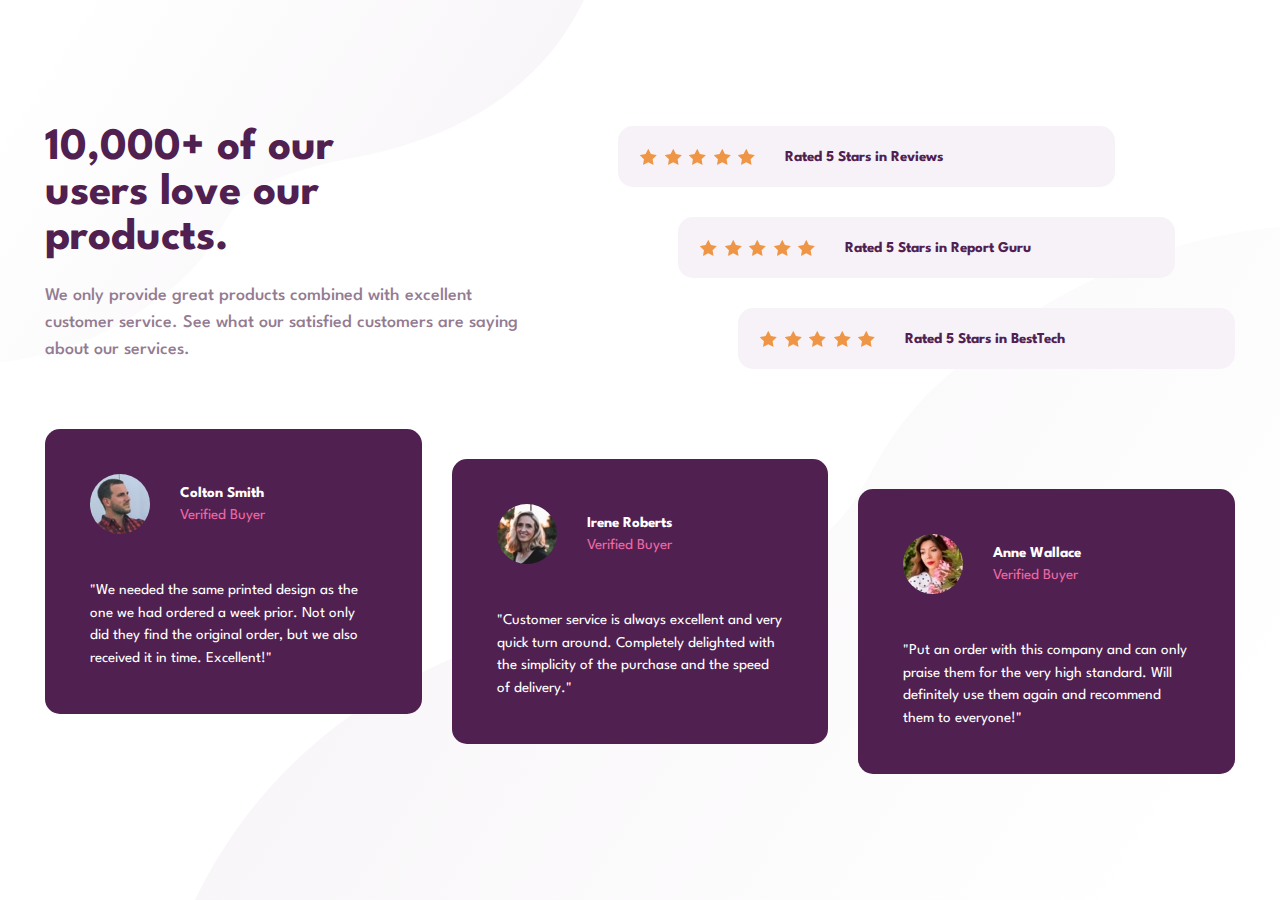
<file: challenge_1_social-proof-section-master/index.html>
<!DOCTYPE html>
<html lang="en">

<head>
  <meta charset="UTF-8" />
  <meta name="viewport" content="width=device-width, initial-scale=1.0" />
  <link rel="stylesheet" href="style.css" />
  <!-- displays site properly based on user's device -->
  <link href="https://fonts.googleapis.com/css2?family=Spartan:wght@400;500;700&display=swap" rel="stylesheet">
  <link rel="icon" type="image/png" sizes="32x32" href="./images/favicon-32x32.png" />

  <title>Frontend Mentor | Social proof section</title>

  <!-- Feel free to remove these styles or customise in your own stylesheet 👍 -->
  <style>
    .attribution {
      font-size: 11px;
      text-align: center;
    }

    .attribution a {
      color: hsl(228, 45%, 44%);
    }
  </style>
</head>

<body>
  <div class="wrapper">
    <div class="header__wrapper">
      <span class="header__header">
        10,000+ of our users love our products.
      </span>
      <span class="header__text">
        We only provide great products combined with excellent customer
        service. See what our satisfied customers are saying about our
        services.</span>
    </div>

    <div class="ratings__wrapper">
      <div class="ratings__rating">
        <div class="ratings__rating-stars">
          <img src="images/icon-star.svg" alt="">
          <img src="images/icon-star.svg" alt="">
          <img src="images/icon-star.svg" alt="">
          <img src="images/icon-star.svg" alt="">
          <img src="images/icon-star.svg" alt="">
        </div>
        <div class="ratings__rating-text">
          Rated 5 Stars in Reviews</div>
      </div>

      <div class="ratings__rating">
        <div class="ratings__rating-stars">
          <img src="images/icon-star.svg" alt="">
          <img src="images/icon-star.svg" alt="">
          <img src="images/icon-star.svg" alt="">
          <img src="images/icon-star.svg" alt="">
          <img src="images/icon-star.svg" alt="">
        </div>
        <div class="ratings__rating-text">Rated 5 Stars in Report Guru</div>
      </div>

      <div class="ratings__rating">
        <div class="ratings__rating-stars">
          <img src="images/icon-star.svg" alt="">
          <img src="images/icon-star.svg" alt="">
          <img src="images/icon-star.svg" alt="">
          <img src="images/icon-star.svg" alt="">
          <img src="images/icon-star.svg" alt="">
        </div>
        <div class="ratings__rating-text">Rated 5 Stars in BestTech</div>
      </div>
    </div>

    <div class="testemonials__wrapper">
      <div class="testemonials__testemonial">
        <div class="testemonials__testemonial-header">
          <img class="testemonials__testemonial-img" src="images/image-colton.jpg" alt="" />
          <div class="testemonial__author-wrapper">

            <span class="testemonials__testemonial-author">Colton Smith </span>
            <span class="testemonials__testemonial-buyer">Verified Buyer</span>
          </div>
        </div>
        <span class="testemonials__testemonial-text">
          "We needed the same printed design as the one we had ordered a week
          prior. Not only did they find the original order, but we also
          received it in time. Excellent!"
        </span>
      </div>

      <div class="testemonials__testemonial">
        <div class="testemonials__testemonial-header">
          <img class="testemonials__testemonial-img" src="images/image-irene.jpg" alt="" />
          <div class="testemonial__author-wrapper">

            <span class="testemonials__testemonial-author">
              Irene Roberts
            </span>
            <span class="testemonials__testemonial-buyer">
              Verified Buyer
            </span>
          </div>
        </div>
        <span class="testemonials__testemonial-text">
          "Customer service is always excellent and very quick turn around.
          Completely delighted with the simplicity of the purchase and the
          speed of delivery."
        </span>
      </div>

      <div class="testemonials__testemonial">
        <div class="testemonials__testemonial-header">
          <img class="testemonials__testemonial-img" src="images/image-anne.jpg" alt="" />
          <div class="testemonial__author-wrapper">

            <span class="testemonials__testemonial-author"> Anne Wallace </span>
            <span class="testemonials__testemonial-buyer"> Verified Buyer </span>
          </div>
        </div>
        <span class="testemonials__testemonial-text">
          "Put an order with this company and can only praise them for the very
          high standard. Will definitely use them again and recommend them to
          everyone!"
        </span>
      </div>
    </div>

  </div>

</body>

</html>
</file>
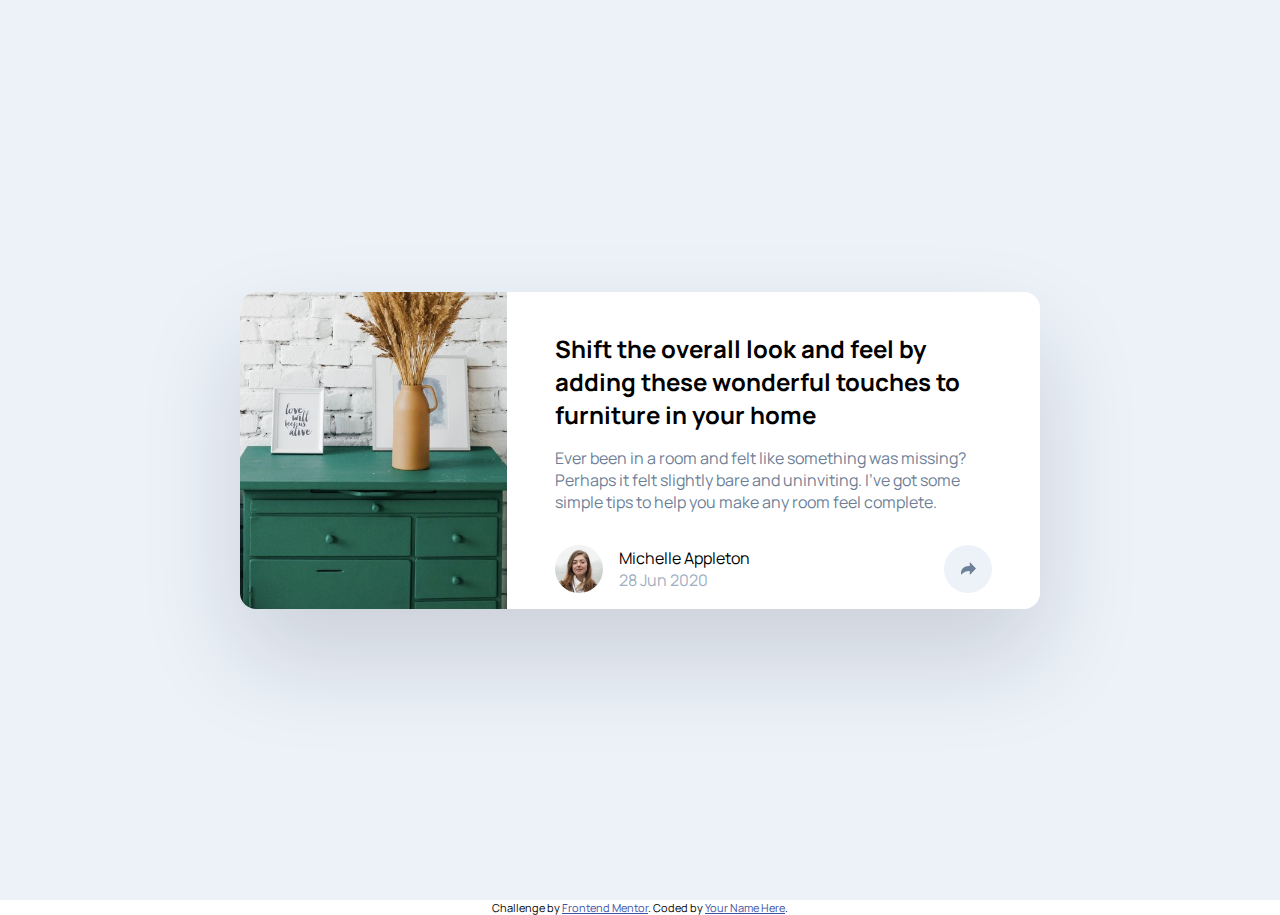
<file: challenge_2_article-preview-component-master/index.html>
<!DOCTYPE html>
<html lang="en">
  <head>
    <meta charset="UTF-8" />
    <meta name="viewport" content="width=device-width, initial-scale=1.0" />
    <!-- displays site properly based on user's device -->

    <link
      rel="icon"
      type="image/png"
      sizes="32x32"
      href="./images/favicon-32x32.png"
    />
    <link
      href="https://fonts.googleapis.com/css2?family=Manrope:wght@500;700&display=swap"
      rel="stylesheet"
    />
    <link rel="stylesheet" href="assets/css/style.css" />

    <title>Frontend Mentor | Article preview component</title>

    <!-- Feel free to remove these styles or customise in your own stylesheet 👍 -->
    <style>
      .attribution {
        font-size: 11px;
        text-align: center;
      }

      .attribution a {
        color: hsl(228, 45%, 44%);
      }
    </style>
  </head>

  <body>
    <div class="wrapper">
      <div class="card">
        <img class="img" src="images/drawers.jpg" alt="" />
        <div class="main">
          <p class="title">
            Shift the overall look and feel by adding these wonderful touches to
            furniture in your home
          </p>
          <p class="description">
            Ever been in a room and felt like something was missing? Perhaps it
            felt slightly bare and uninviting. I’ve got some simple tips to help
            you make any room feel complete.
          </p>

          <div class="footer">
            <div class="popup hide">
              <span class="share">SHARE</span>
              <img src="images/icon-facebook.svg" alt="" class="social" />
              <img src="images/icon-twitter.svg" alt="" class="social" />
              <img src="images/icon-pinterest.svg" alt="" class="social" />
            </div>
            <img class="author-img" src=" images/avatar-michelle.jpg" alt="" />
            <div class="details">
              <span class="author-name"> Michelle Appleton </span>
              <span class="date"> 28 Jun 2020 </span>
            </div>
            <div class="share-wrapper">
              <div class="share-btn">
                <img class="share" src="images/icon-share.svg" alt="" />
              </div>
            </div>
          </div>
        </div>
      </div>
    </div>

    <div class="attribution">
      Challenge by
      <a href="https://www.frontendmentor.io?ref=challenge" target="_blank"
        >Frontend Mentor</a
      >. Coded by <a href="#">Your Name Here</a>.
    </div>

    <script src="./assets/js/script.js"></script>
  </body>
</html>
</file>
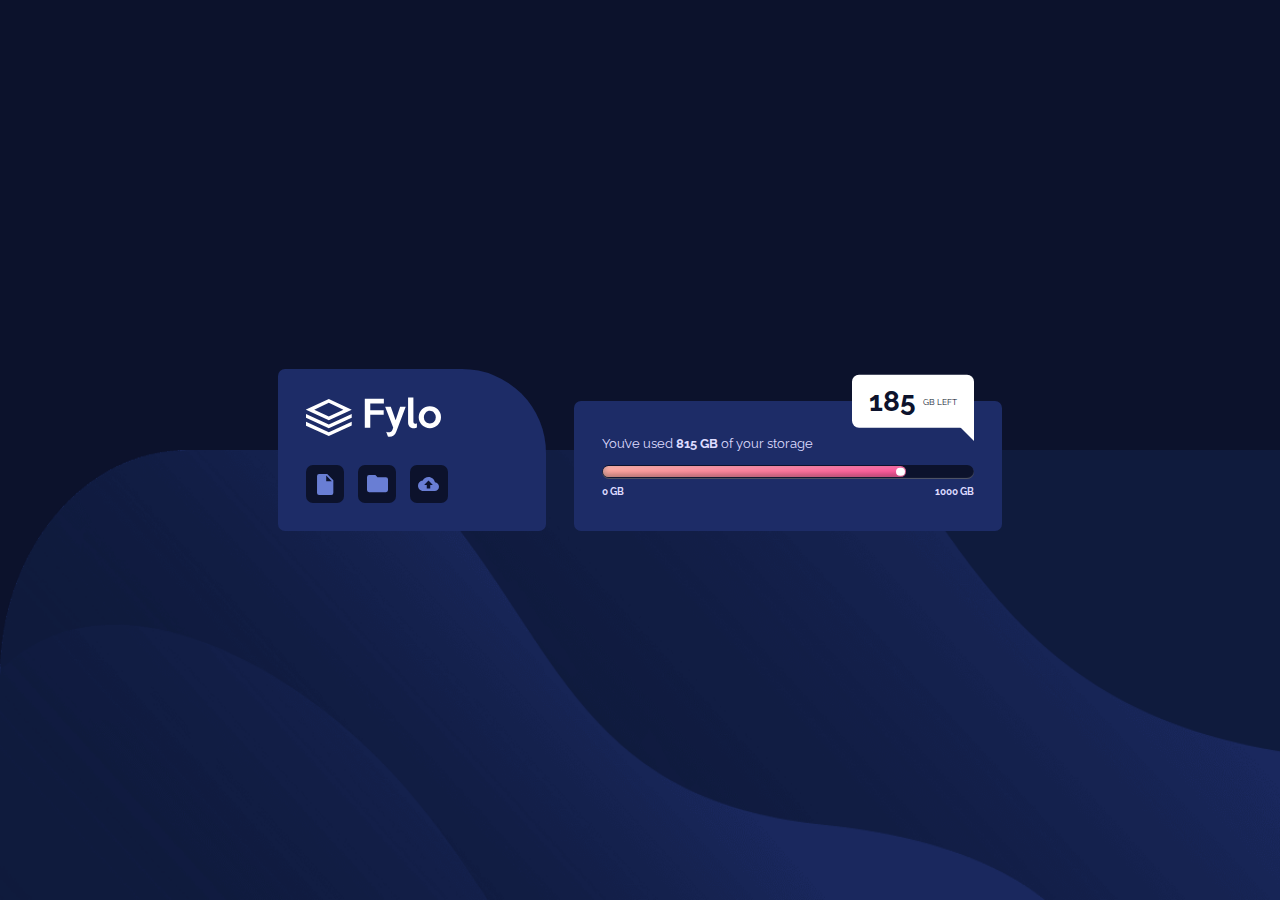
<file: challenge_3_fylo-data-storage-component-master/index.html>
<!DOCTYPE html>
<html lang="en">
  <head>
    <meta charset="UTF-8" />
    <meta name="viewport" content="width=device-width, initial-scale=1.0" />
    <!-- displays site properly based on user's device -->

    <link
      rel="icon"
      type="image/png"
      sizes="32x32"
      href="./images/favicon-32x32.png"
    />
    <link rel="stylesheet" href="style.css" />
    <title>Frontend Mentor | Fylo data storage component</title>

    <!-- Feel free to remove these styles or customise in your own stylesheet 👍 -->
    <style></style>
    <link
      href="https://fonts.googleapis.com/css2?family=Raleway:wght@400;700&display=swap"
      rel="stylesheet"
    />
  </head>

  <body>
    <div class="wrapper">
      <div class="menu-wrapper">
        <div class="left-menu">
          <img class="logo" src="./images/logo.svg" alt="" />
          <div class="buttons-wrapper">
            <div class="icon-wrapper">
              <img src="images/icon-document.svg" alt="" />
            </div>
            <div class="icon-wrapper">
              <img src="images/icon-folder.svg" alt="" />
            </div>
            <div class="icon-wrapper">
              <img src="images/icon-upload.svg" alt="" />
            </div>
          </div>
        </div>

        <div class="right-menu">
          <p class="storage-text">
            You’ve used <strong>815 GB</strong> of your storage
          </p>

          <div class="progress-bar-wrapper">
            <div class="progress-bar">
              <div class="bar">
                <div class="bar-circle"></div>
              </div>
            </div>
            <div class="limits">
              <span class="min">0 GB</span>
              <span class="max">1000 GB</span>
            </div>
          </div>
          <div class="storage-left-popup">
            <span class="storage-number">185</span> GB Left
          </div>
        </div>
      </div>
    </div>
  </body>
</html>
</file>
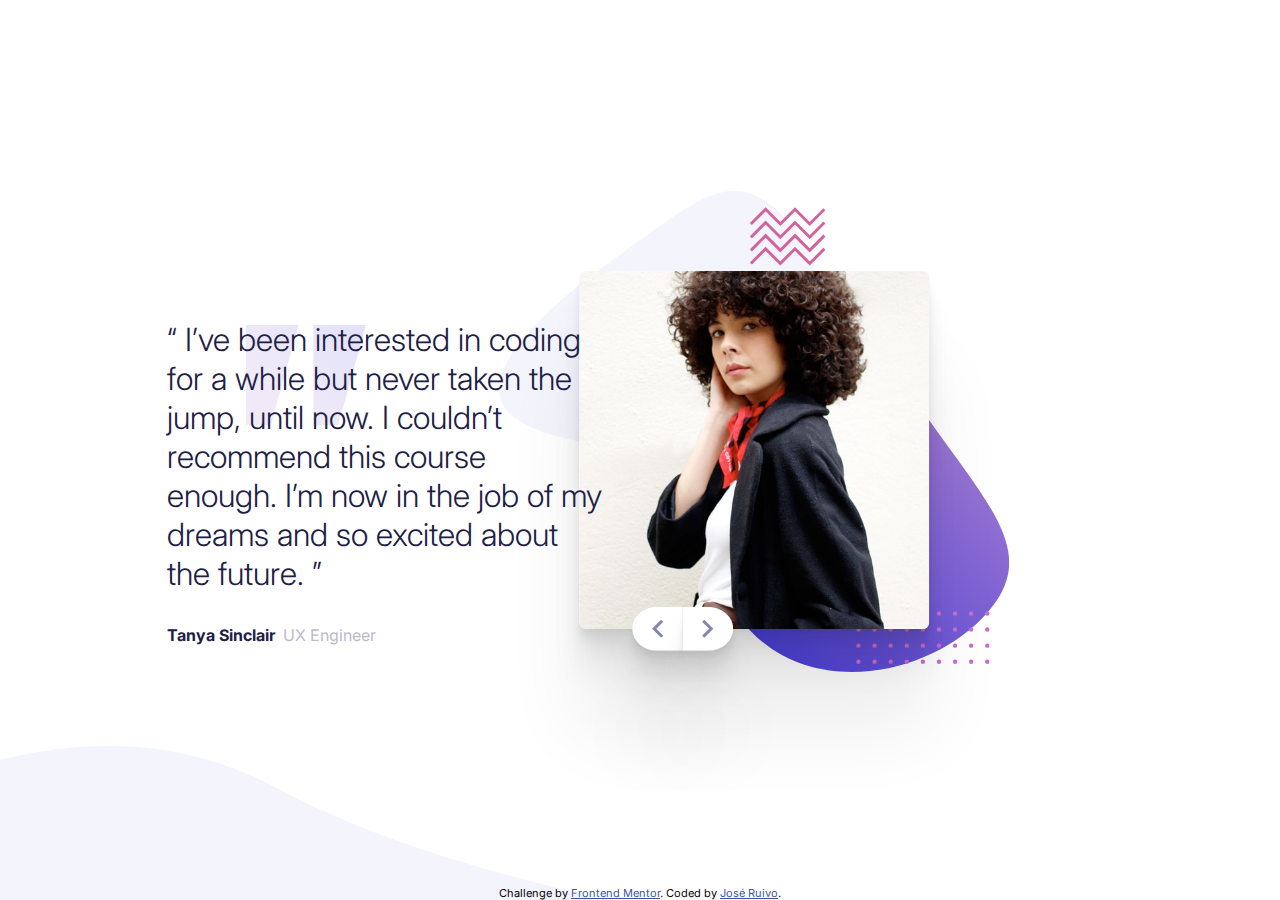
<file: challenge_4_coding-bootcamp-testimonials-slider-master/index.html>
<!DOCTYPE html>
<html lang="en">

<head>
  <meta charset="UTF-8">
  <meta name="viewport" content="width=device-width, initial-scale=1.0">
  <!-- displays site properly based on user's device -->

  <link rel="icon" type="image/png" sizes="32x32" href="./images/favicon-32x32.png">
  <link rel="stylesheet" href="style.css">
  <title>Frontend Mentor | Coding Bootcamp Testimonials Slider</title>

  <link href="https://fonts.googleapis.com/css2?family=Inter:wght@300;500;700&display=swap" rel="stylesheet">

  <!-- Feel free to remove these styles or customise in your own stylesheet 👍 -->
  <style>
    .attribution {
      font-size: 11px;
      text-align: center;
    }

    .attribution a {
      color: hsl(228, 45%, 44%);
    }
  </style>
</head>

<body>

  <div class="wrapper">

    <div class="slider-wrapper">


      <div class="text-side">

        <span class="comment">

          “ I’ve been interested in coding for a while but never taken the jump, until now.
          I couldn’t recommend this course enough. I’m now in the job of my dreams and so
          excited about the future. ”
        </span>

        <span class="author-details">
          <span class="name">

            Tanya Sinclair
          </span>
          <span class="title">
            UX Engineer
          </span>
      </div>
      <div class="image-side">
        <div class="img-wrapper">
          <img class='author-img' src="images/image-tanya.jpg" alt="">
          <div class="slider-btns">
            <img class='icon-prev' src="images/icon-prev.svg" alt="">
            <img class='icon-next'  src="images/icon-next.svg" alt="">
          </div>
        </div>
      </div>

      </span>
    </div>

    <!-- <div class="slider-item">
        “ If you want to lay the best foundation possible I’d recommend taking this course.
        The depth the instructors go into is incredible. I now feel so confident about
        starting up as a professional developer. ”

        John Tarkpor
        Junior Front-end Developer
      </div> -->

  </div>

  <div class="attribution">
    Challenge by <a href="https://www.frontendmentor.io?ref=challenge" target="_blank">Frontend Mentor</a>.
    Coded by <a href="https://github.com/jruivo-dev">José Ruivo</a>.
  </div>
</body>

</html>
</file>
<file: challenge_1_social-proof-section-master/style.css>
:root {
  /* primary */
  --dark-magenta: hsl(300, 43%, 22%);
  --soft-pink: hsl(333, 80%, 67%);
  /* neutral */
  --dark-grayish-magenta: hsl(303, 10%, 53%);
  --light-grayish-magenta: hsl(300, 24%, 96%);
  --white: hsl(0, 0%, 100%);
  --desktop-width: 1440px;
  --mobile-width: 375px;

  font-family: "Spartan", sans-serif;
  font-size: 15px;
}

* {
  padding: 0;
  margin: 0;
  box-sizing: border-box;
}

body {
  background-image: url(images/bg-pattern-bottom-desktop.svg),
    url(./images/bg-pattern-top-desktop.svg);
  background-position: bottom right, top left;
  background-repeat: no-repeat;
  width: 100vw;
  height: 100vh;
  display: grid;
  place-items: center;
}

.wrapper {
  max-width: var(--desktop-width);
  display: grid;
  justify-content: center;
  /* border: 1px solid red; */
  grid-template-columns: 1fr 1fr;
  gap: 8rem 13rem;
  justify-content: space-between;
  padding: 3rem;
}

.header__wrapper {
  display: grid;
  gap: 1rem;
}
.header__wrapper .header__header {
  width: 60%;
  font-size: 3rem;
  font-weight: 700;
  color: var(--dark-magenta);
  line-height: 1;
}

.header__wrapper .header__text {
  font-size: 1.2rem;
  line-height: 1.5;
  color: var(--dark-grayish-magenta);
  font-weight: 500;
}

.ratings__wrapper {
  display: grid;
  gap: 2rem;
  justify-self: flex-end;
  align-content: center;
  width: 100%;
}

.ratings__rating {
  display: flex;
  background: var(--light-grayish-magenta);
  padding: 1.5rem;
  border-radius: 1rem;
  /* width: fit-content; */
}

.ratings__rating:first-child {
  transform: translateX(-8rem);
}
.ratings__rating:nth-child(2) {
  transform: translateX(-4rem);
}

.ratings__rating .ratings__rating-text {
  color: var(--dark-magenta);
  font-weight: 700;
  /* font-size: 1rem; */
  margin-left: 2rem;
  display: grid;
  align-items: center;
}

.ratings__rating .ratings__rating-stars {
  display: grid;
  grid-auto-flow: column;
  gap: 0.5rem;
  align-items: center;
}

.testemonials__wrapper {
  grid-column: 1/3;
  position: relative;
  display: grid;
  grid-template-columns: 1fr 1fr 1fr;
  gap: 2rem;
}

.testemonials__testemonial {
  background-color: var(--dark-magenta);
  border-radius: 1rem;
  padding: 3rem 3rem;
  display: grid;
  gap: 3rem;
}

.testemonials__testemonial:first-child {
  transform: translateY(-4rem);
}
.testemonials__testemonial:nth-child(2) {
  transform: translateY(-2rem);
}

.testemonials__testemonial-header {
  display: grid;
  grid-template-columns: auto 1fr;
  gap: 2rem;
}

.testemonial__author-wrapper {
  display: flex;
  justify-content: center;
  /* gap: 0.5rem; */
  flex-direction: column;
}

.testemonials__testemonial-author {
  color: var(--white);
  font-weight: 700;
  margin-bottom: 0.5rem;
}
.testemonials__testemonial-buyer {
  color: var(--soft-pink);
}

.testemonials__testemonial-img {
  border-radius: 50%;
  width: 4rem;
  height: 4rem;
}

.testemonials__testemonial-text {
  color: var(--white);
  line-height: 1.5;
}
@media screen and (max-width: 992px) {
  .wrapper {
    grid-template-columns: auto;
    padding: 10rem 3rem;
    gap: 3rem;
  }

  .header__wrapper {
    text-align: center;
    gap: 2rem;
  }

  .header__wrapper .header__header {
    font-size: 3.5rem;
    width:100%;
  }

  .testemonials__wrapper {
    grid-column: auto;
  }

  .ratings__wrapper > * {
    transform: translateY(0) !important;
    width: 100%;
  }
  .ratings__wrapper {
    justify-self: auto;
    gap: 0;
  }

  .ratings__rating .ratings__rating-text {
    font-size: 1.3rem;
  }

  .ratings__rating {
    flex-direction: column;
    padding: 2rem 5rem 2rem 3rem;
    margin-bottom: 2rem;
  }

  .ratings__rating .ratings__rating-stars {
    justify-content: center;
    grid-auto-flow: column;
    margin-bottom: 1rem;
    gap: 1rem;
  }

  .ratings__rating .ratings__rating-text {
    text-align: center;
  }
  .testemonials__wrapper {
    grid-template-columns: auto;
  }

  .testemonials__testemonial {
    transform: translateY(0) !important;
  }

  .testemonials__testemonial-author,
  .testemonials__testemonial-buyer {
    font-size: 1.2rem;
  }
  .testemonials__testemonial-text {
    font-size: 1.5rem;
  }
}
</file>
<file: challenge_2_article-preview-component-master/assets/css/style.css>
:root {
  --mobile-width: 375px;
  --desktop-width: 1440px;

  --very-dark-grayish-blue: hsl(217, 19%, 35%);
  --desaturated-dark-blue: hsl(214, 17%, 51%);
  --grayish-blue: hsl(212, 23%, 69%);
  --light-grayish-blue: hsl(210, 46%, 95%);
}

* {
  margin: 0;
  padding: 0;
  box-sizing: border-box;
}

body {
  font-size: 13px;
  font-family: "Manrope", sans-serif;
}

.wrapper {
  width: 100vw;
  height: 100vh;
  background-color: var(--light-grayish-blue);
  display: grid;
  place-items: center;
}

.card {
  min-width: var(--mobile-width);
  margin: 0 10rem;
  border-radius: 1rem;
  background: white;
  max-width: 50rem;
  /* height: 20rem; */
  display: grid;
  grid-template-columns: 1fr 2fr;
  box-shadow: rgba(17, 12, 46, 0.15) 0px 48px 100px 0px;
}

.img {
  border-top-left-radius: 1rem;
  border-bottom-left-radius: 1rem;
  height: 100%;
  width: 100%;
  object-fit: cover;
}

.main {
  display: grid;
  align-content: space-between;
  gap: 1rem;
  padding-top: 2.5rem;
  padding-bottom: 0;
}

.title,
.description,
.footer {
  padding: 0 3rem;
}

.title {
  font-size: 1.5rem;
  font-weight: 700;
  padding: 0 3rem;
}
.description {
  padding: 0 3rem;
  font-size: 1rem;
  color: var(--desaturated-dark-blue);
}

.footer {
  display: grid;
  grid-auto-flow: column;
  align-items: center;
  grid-template-columns: auto auto 1fr;
  gap: 1rem;
  width: 100%;
  position: relative;
  padding-top: 1rem;
  padding-bottom: 1rem;
}

.author-img {
  width: 3rem;
  height: 3rem;
  border-radius: 50%;
}

.details {
  display: grid;
}

.author-name {
  font-size: 1rem;
}
.date {
  font-size: 1rem;
  color: var(--grayish-blue);
}

.share-wrapper {
  display: grid;
  justify-content: flex-end;
}

.share-btn {
  background-color: var(--light-grayish-blue);
  display: grid;
  place-items: center;
  border-radius: 50%;
  cursor: pointer;
  width: 3rem;
  height: 3rem;
  position: relative;
}
.share-btn:active {
  background-color: var(--very-dark-grayish-blue);
}

.share-btn.active {
  background-color: var(--very-dark-grayish-blue);
}

.share {
  color: var(--grayish-blue);
  letter-spacing: 0.5rem;
}

.popup {
  background: var(--very-dark-grayish-blue);
  padding: 1rem 2.8rem;
  display: grid;
  gap: 1rem;
  grid-auto-flow: column;
  border-radius: 0.8rem;
  position: absolute;
  transform: translateY(-5rem);
  transition: all 0.3s;
  justify-content: start;
  right:-4.2rem;
}

.popup.hide {
  opacity: 0;
  visibility: hidden;
}

.popup.hide::after {
  user-select: none;
}

.popup::after {
  content: "";
  top: 100%;
  left: calc(50% - 1rem);
  position: absolute;
  width: 0;
  height: 0;
  border-right: 1rem solid transparent;
  border-left: 1rem solid transparent;
  border-top: 1rem solid var(--very-dark-grayish-blue);
}

popup > *,
.share-btn {
  user-select: none;
}

@media only screen and (max-width: 900px) {
  .card {
    margin: 0rem 6rem;
    grid-template-columns: auto;
    /* grid-auto-flow: row; */
    grid-template-rows: 0.7fr 1fr;
  }

  .img {
    /* height: 100%; */
    border-top-right-radius: 1rem;
    border-bottom-left-radius: 0rem;
  }

  .footer {
  }
  .popup {
    width: 100%;
    background: var(--very-dark-grayish-blue);
    display: grid;
    gap: 1.2rem;
    grid-auto-flow: column;
    position: absolute;
    transform: none;
    transition: all 0.3s;
    top: 50%;
    transform: translateY(-50%);
    padding: 1rem 3rem;
    border-radius: 0 0 1rem 1rem;
    height: 100%;
    align-items: center;
    right:auto;
  }

  .popup::after {
    display: none;
  }

  popup > *,
  .share-btn {
    user-select: none;
  }

  .share-btn.active {
    background-color: var(--light-grayish-blue);
  }
}
</file>
<file: challenge_3_fylo-data-storage-component-master/style.css>
:root {
  --mobile-width: 375px;
  --desktop-width: 1440px;
  --pale-blue: hsl(243, 100%, 93%);
  --grayish-blue: hsl(229, 7%, 55%);
  --dark-blue: hsl(228, 56%, 26%);
  --very-dark-blue: hsl(229, 57%, 11%);

  --grad-color-1: hsl(6, 100%, 80%);
  --grad-color-2: hsl(335, 100%, 65%);
}

* {
  font-size: 14px;
  font-family: "Raleway", sans-serif;
  margin: 0;
  padding: 0;
  box-sizing: border-box;
}

.wrapper {
  width: 100vw;
  height: 100vh;
  background: url("./images/bg-desktop.png");
  background-repeat: no-repeat;
  display: grid;
  place-items: center;
  background-color: var(--very-dark-blue);
  background-position: bottom;
  background-size: 100% 50%;
}

.menu-wrapper {
  margin: 3rem;
  max-width: var(--desktop-width);
  display: grid;
  gap: 2rem;
  grid-template-columns: 1fr 1.6fr;
}

.left-menu,
.right-menu {
  background: var(--dark-blue);
}

.left-menu {
  padding: 2rem 7rem 2rem 2rem;
  border-radius: 0.5rem 6rem 0.5rem 0.5rem;
  display: grid;
  gap: 2rem;
}

.buttons-wrapper {
  display: grid;
  grid-auto-flow: column;
  gap: 1rem;
}

.icon-wrapper {
  padding: 0.6rem;
  border-radius: 0.5rem;
  background-color: var(--very-dark-blue);
  display: grid;
  place-items: center;
  cursor: pointer;
}

.icon-wrapper img {
  height: 1.5rem;
  width: 1.5rem;
  object-fit: contain;
}

.right-menu {
  border-radius: 0.5rem;
  position: relative;
  height: 80%;
  align-self: flex-end;
  padding: 2rem;
  color: var(--pale-blue);
  gap: 1rem;
  display: grid;
  align-content: center;
}

.storage-text,
.storage-text > * {
  font-size: 0.9rem;
}

.progress-bar-wrapper {
  display: flex;
  flex-direction: column;
}

.progress-bar {
  background-color: var(--very-dark-blue);
  width: 100%;
  height: 1rem;
  border-radius: 1rem;
  display: grid;
  align-items: center;
  box-shadow: inset 0 -1px 1px rgba(255, 255, 255, 0.3);
}

.bar {
  background: linear-gradient(
    to right,
    var(--grad-color-1),
    var(--grad-color-2)
  );
  width: 81.5%;
  height: 75%;
  border-radius: 1rem;
  margin-left: 0.1rem;
  position: relative;
  box-shadow: inset 0 2px 9px rgba(255, 255, 255, 0.3),
    inset 0 -2px 6px rgba(0, 0, 0, 0.4);
  animation: move 1s ease-in-out;
}
.bar-circle {
  position: absolute;
  right: 0.1rem;
  top: 50%;
  transform: translateY(-50%);
  width: 0.6rem;
  height: 0.6rem;
  border-radius: 50%;
  background-color: white;
}

@keyframes move {
  0% {
    width: 0;
  }
  100% {
    width: 81.5%;
  }
}

.limits {
  display: flex;
  justify-content: space-between;
  margin-top: 0.5rem;
}

.limits > * {
  font-size: 0.7rem;
  font-weight: 700;
}

.storage-left-popup {
  position: absolute;
  right: 2rem;
  background-color: white;
  color: var(--very-dark-blue);
  padding: 0.7rem 1.2rem;
  font-size: 0.6rem;
  display: grid;
  align-items: center;
  grid-auto-flow: column;
  gap: 0.5rem;
  transform: translateY(-50%);
  border-radius: 0.5rem 0.5rem 0 0.5rem;
  text-transform: uppercase;
}

.storage-left-popup::after {
  content: "";
  position: absolute;
  right: 0;
  bottom: 0;
  transform: translateY(95%);
  border-top: 1rem solid white;
  border-left: 1rem solid transparent;
}
.storage-left-popup .storage-number {
  font-size: 2rem;
  font-weight: 700;
}

@media only screen and (max-width: 600px) {
  .wrapper {
    background-image: url("images/bg-mobile.png");
    background-size: cover;
  }
  .menu-wrapper {
    grid-template-columns: auto;
    gap: 1rem;
  }

  .right-menu {
    align-self: flex-start;
    padding: 2rem 2rem 4rem 2rem;
  }

  .storage-left-popup {
    right: auto;
    bottom: 0;
    left: 50%;
    transform: translate(-50%, 50%);
    border-radius: 0.5rem;
  }

  .storage-left-popup::after {
    display: none;
  }
}
</file>
<file: challenge_4_coding-bootcamp-testimonials-slider-master/style.css>
:root {
  --mobile-width: 375px;
  --desktop-width: 1440px;

  --dark-blue: hsl(240, 38%, 20%);
  --grayish-blue: hsl(240, 18%, 77%);

  font-size: 32px;
  font-family: "Inter", sans-serif;
}

* {
  margin: 0;
  padding: 0;
  box-sizing: border-box;
}

.wrapper {
  width: 100vw;
  height: 100vh;
  background-image: url("images/pattern-curve.svg");
  background-repeat: no-repeat;
  background-position: bottom left;
  display: grid;
  place-items: center;
  padding: 0rem 4rem;
  color: var(--dark-blue);
}

.attribution {
  position: absolute;
  bottom: 0;
  left: 50%;
  transform: translateX(-50%);
}

.slider-wrapper {
  max-width: var(--desktop-width);
  display: grid;
  grid-auto-flow: column;
  justify-items: center;
}

.text-side {
  width: 85%;
  padding-top: 2rem;
  display: grid;
  align-content: center;
  background-image: url("images/pattern-quotes.svg");
  background-repeat: no-repeat;
  background-position: 25% 32%;
  gap: 1rem;
  /* transform: translateX(30%); */
  z-index: 1;
}

.comment {
  font-weight: 300;
}
.author-details {
  display: grid;
  gap: 0.25rem;
  grid-auto-flow: column;
  justify-content: flex-start;
}

.name {
  font-size: 0.5rem;
  font-weight: 700;
}

.title {
  font-size: 0.5rem;
  color: var(--grayish-blue);
}

.image-side {
  display: grid;
  justify-items: flex-start;
  background-image: url("images/pattern-bg.svg");
  background-size: contain;
  background-repeat: no-repeat;
  padding: 2.5rem;
  z-index: 0;
  transform: translateX(-28%);
}

.img-wrapper {
  position: relative;
  width: 100%;
  height: 100%;
}
.author-img {
  width: 100%;
  height: 100%;
  border-radius: 0.2rem;
  object-fit: cover;
  /* TODO: padding is messing up the radius, needs anotherw wrapper. */
  box-shadow: 0 2.8px 2.2px rgba(0, 0, 0, 0.02),
    0 6.7px 5.3px rgba(0, 0, 0, 0.028), 0 12.5px 10px rgba(0, 0, 0, 0.035),
    0 22.3px 17.9px rgba(0, 0, 0, 0.042), 0 41.8px 33.4px rgba(0, 0, 0, 0.05),
    0 100px 80px rgba(0, 0, 0, 0.07);
}

.slider-btns {
  position: absolute;
  display: grid;
  bottom: 0;
  grid-auto-flow: column;
  left: 15%;

  bottom: 0;
  transform: translateY(50%);
}

.icon-prev,
.icon-next {
  box-shadow: 0 2.8px 2.2px rgba(0, 0, 0, 0.02),
    0 6.7px 5.3px rgba(0, 0, 0, 0.028), 0 12.5px 10px rgba(0, 0, 0, 0.035),
    0 22.3px 17.9px rgba(0, 0, 0, 0.042), 0 41.8px 33.4px rgba(0, 0, 0, 0.05),
    0 100px 80px rgba(0, 0, 0, 0.07);
  padding: 0.4rem 0.6rem;
  background: white;
  cursor: pointer;
  transition: all 0.3s;
}

.icon-prev {
  border-top-left-radius: 50%;
  border-bottom-left-radius: 50%;
}
.icon-next {
  border-top-right-radius: 50%;
  border-bottom-right-radius: 50%;
}

.icon-prev:hover,
.icon-next:hover {
  background-color: var(--grayish-blue);
  transform: scale(1.02) translateY(-4px);
}
.icon-prev:active,
.icon-next:active {
  transform: scale(0.98) translateY(2px);
  fill:red;
}
</file>
